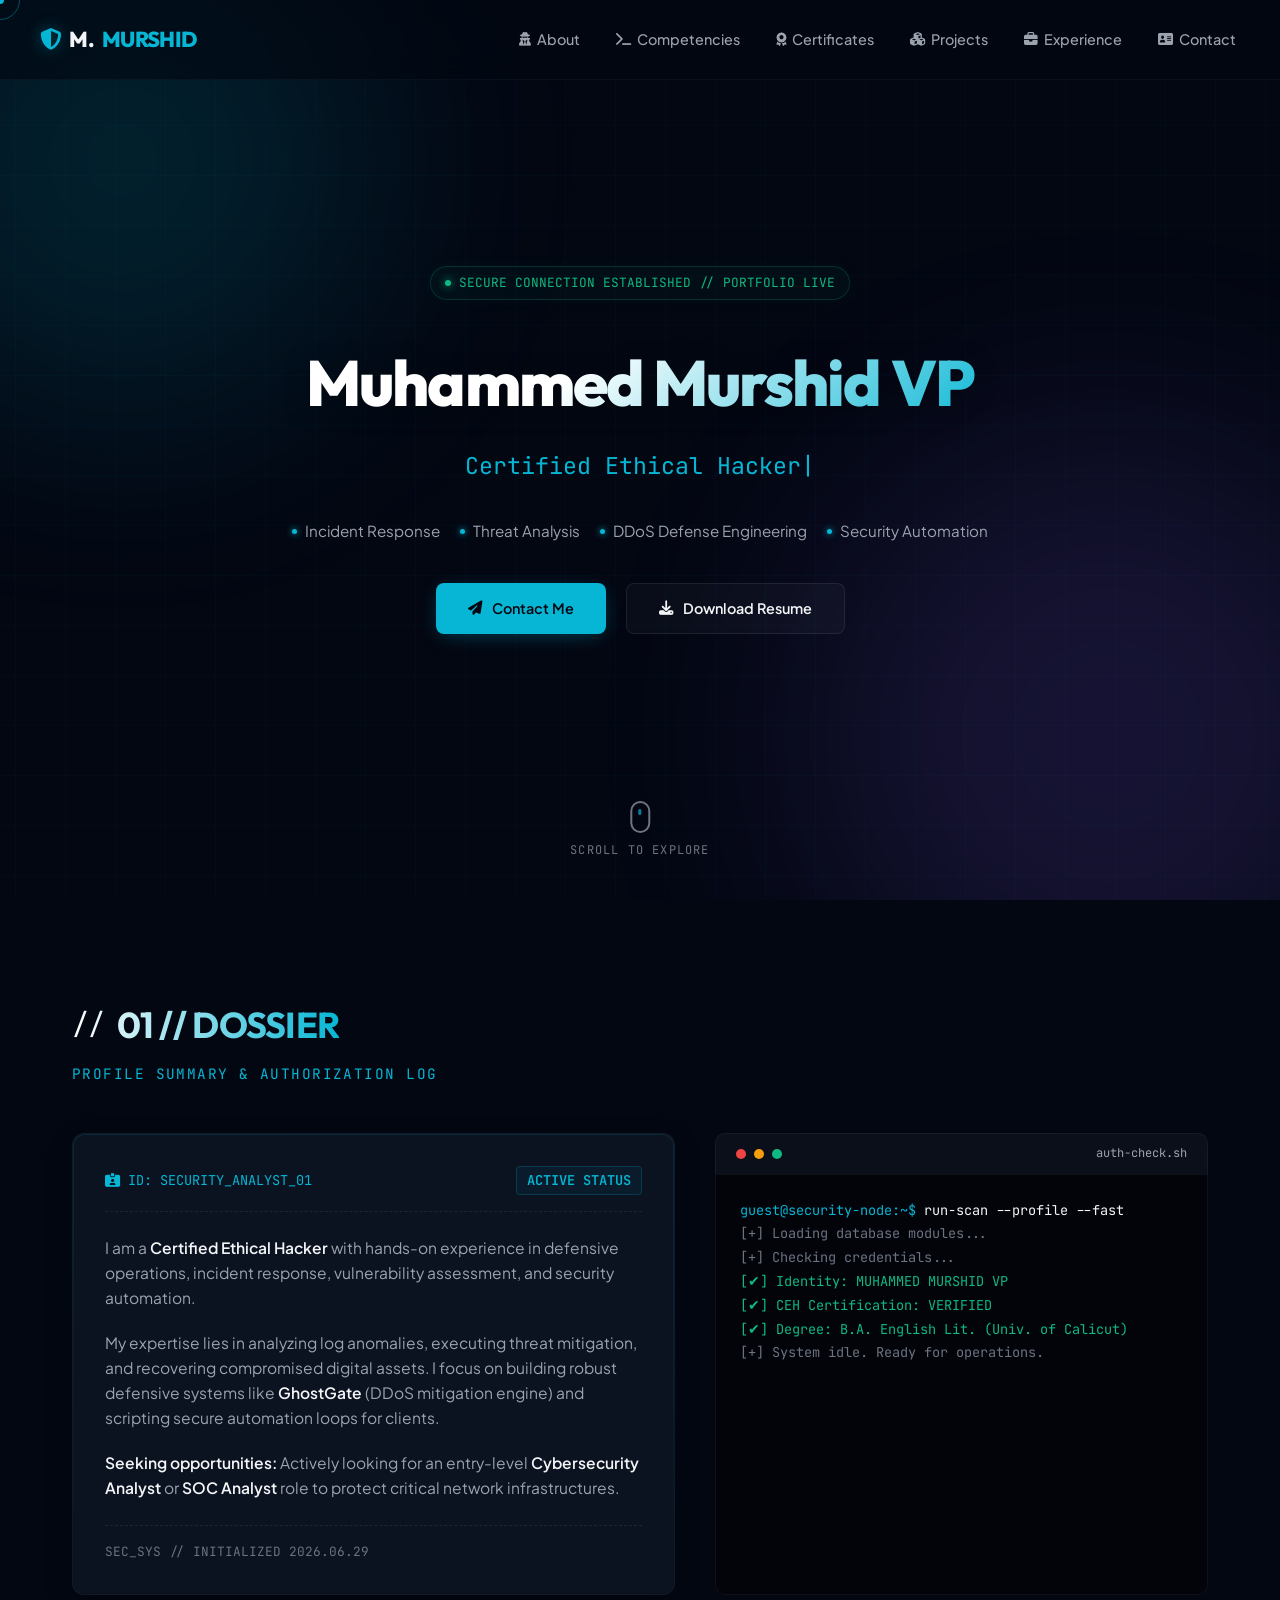
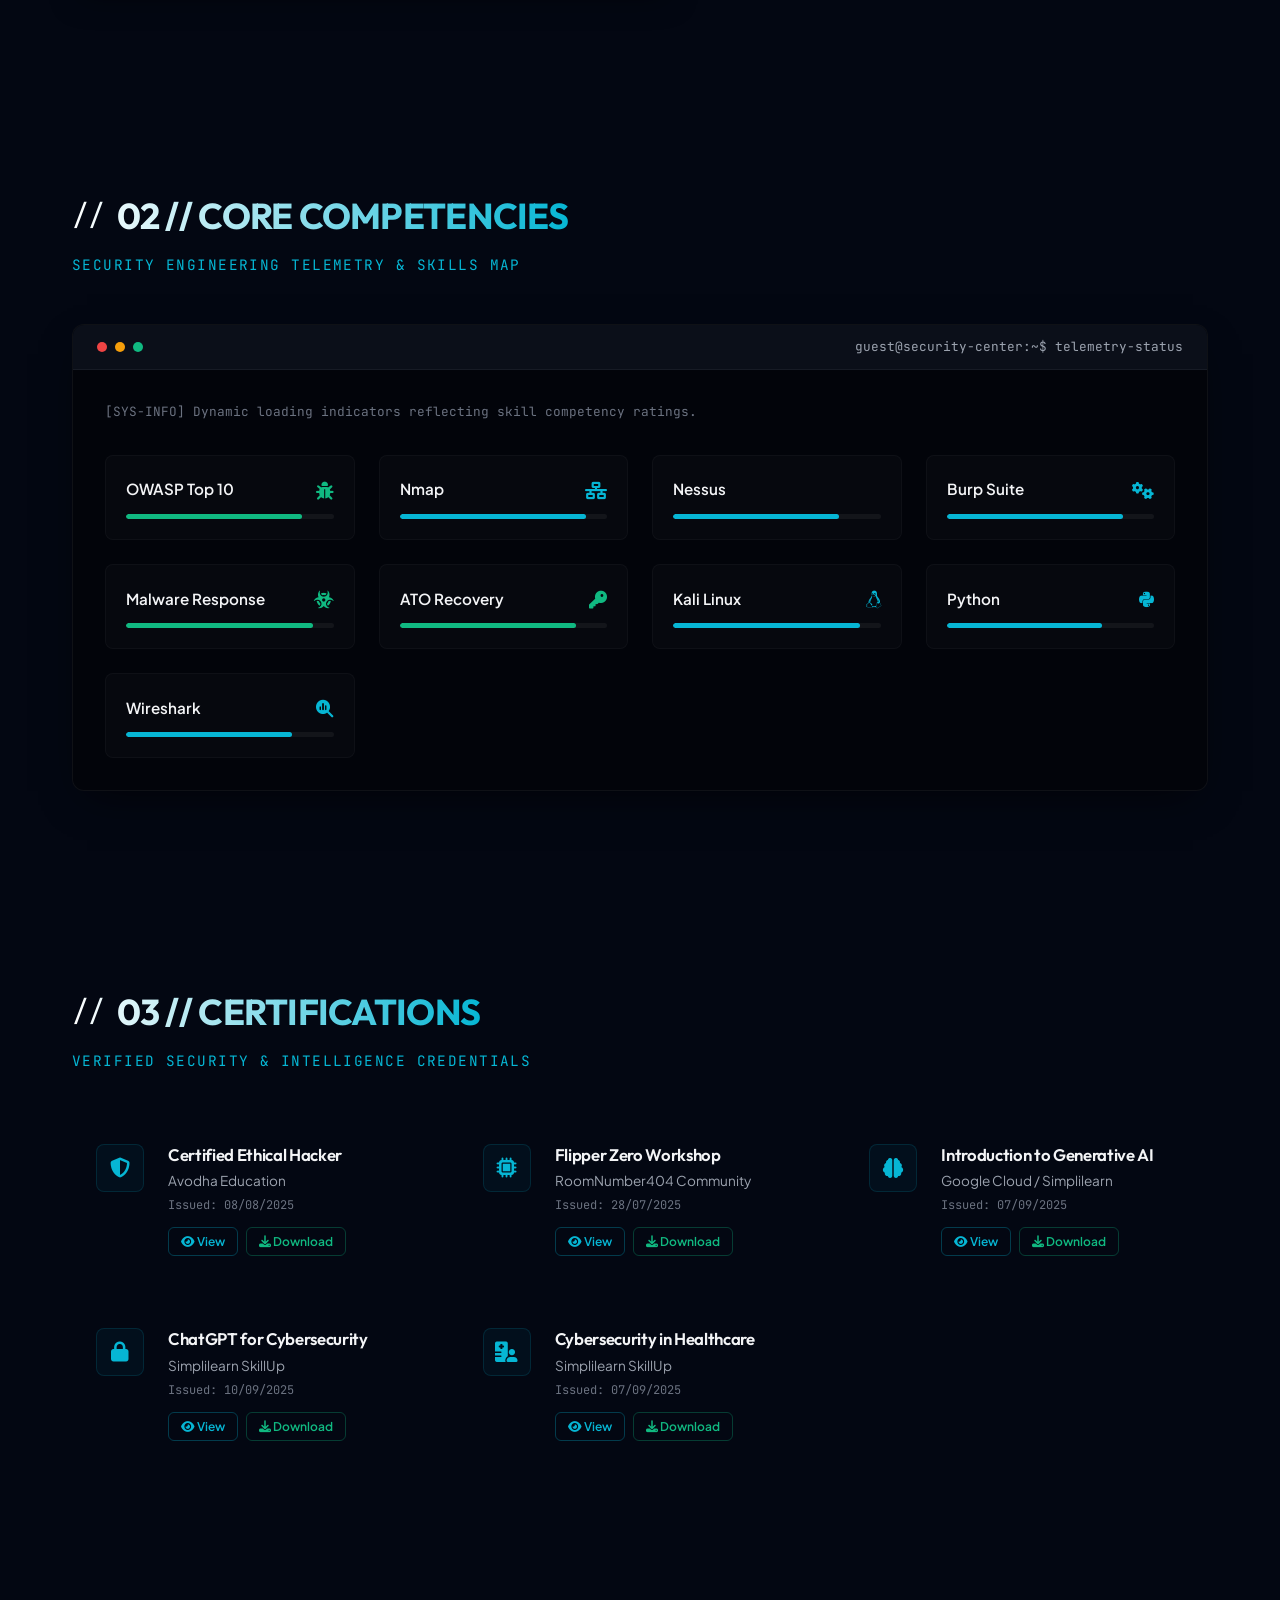
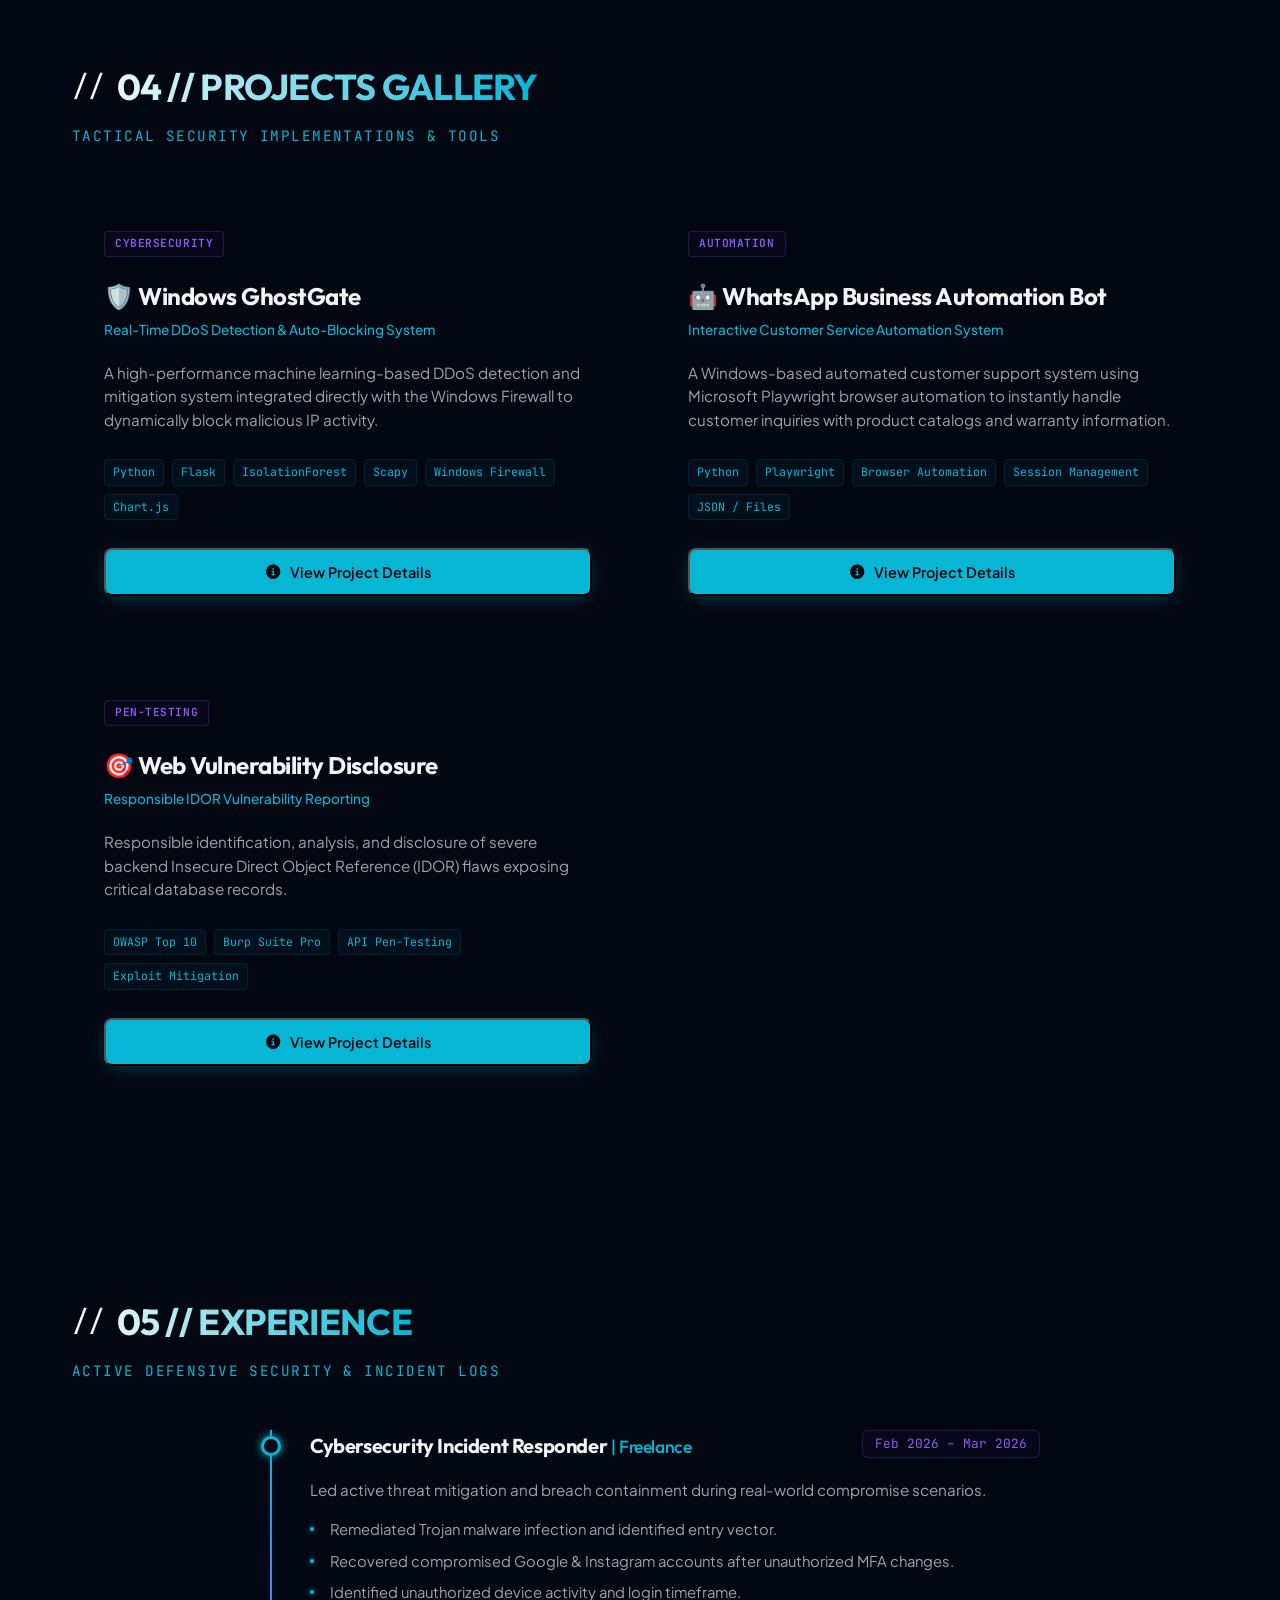
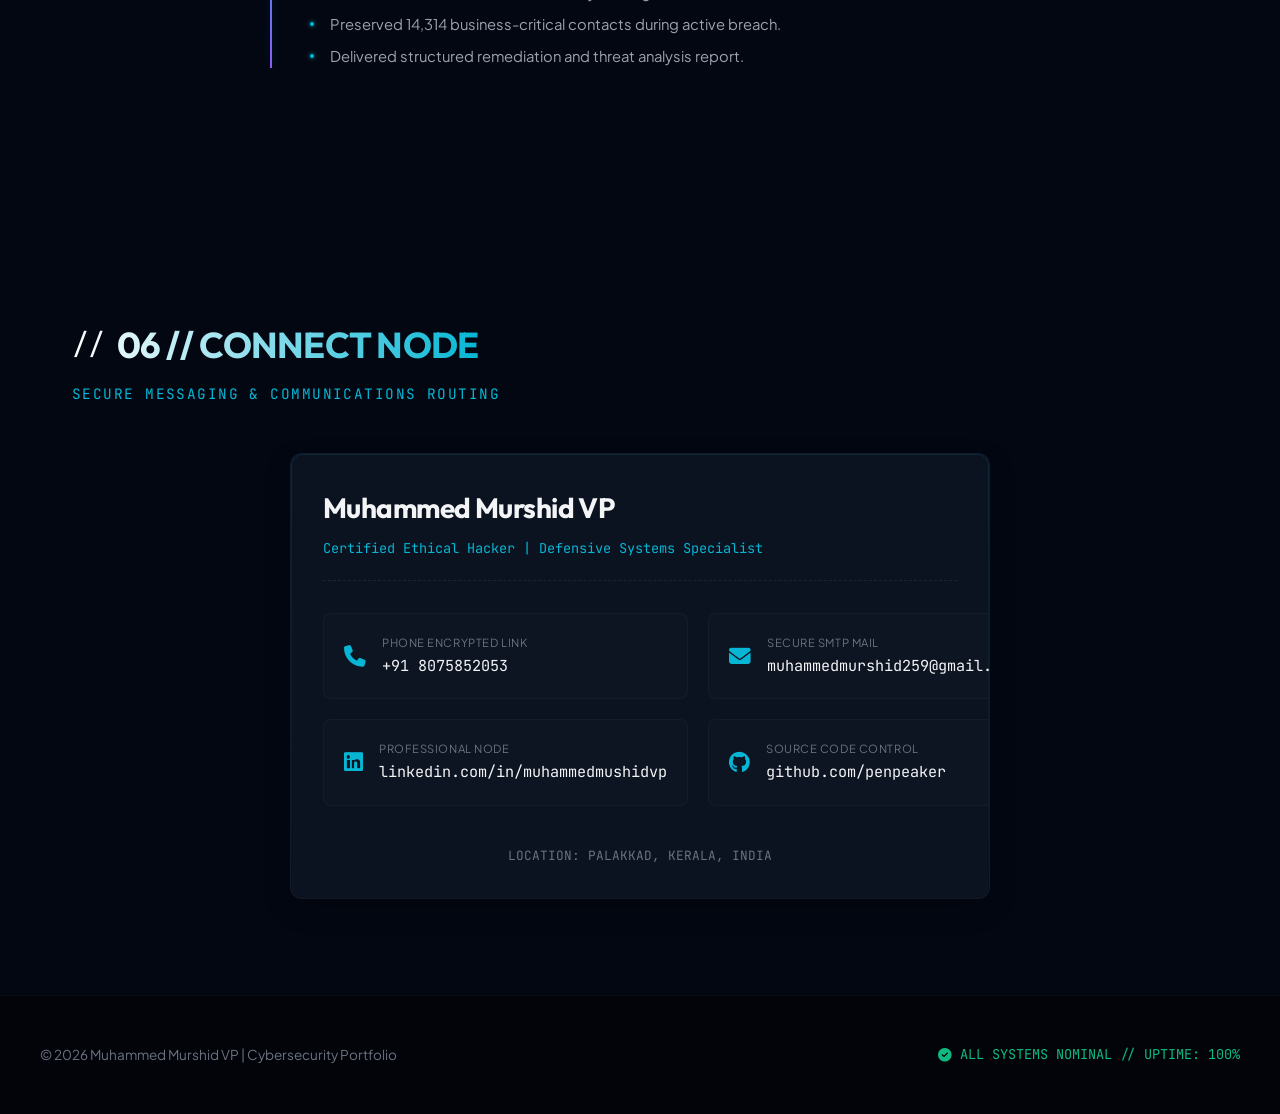
<file: index.html>
<!DOCTYPE html>
<html lang="en">

<head>
    <meta charset="UTF-8">
    <meta name="viewport" content="width=device-width, initial-scale=1.0">
    <title>Muhammed Murshid | Cybersecurity Portfolio</title>
    <!-- Meta Descriptions for SEO -->
    <meta name="description"
        content="Certified Ethical Hacker & Cybersecurity Analyst portfolio. Specializing in Incident Response, Malware Remediation, and DDoS Defense Engineering.">

    <!-- Premium Fonts -->
    <link rel="preconnect" href="https://fonts.googleapis.com">
    <link rel="preconnect" href="https://fonts.gstatic.com" crossorigin>
    <link
        href="https://fonts.googleapis.com/css2?family=Outfit:wght@300;400;500;600;700;800&family=Plus+Jakarta+Sans:wght@300;400;500;600;700;800&family=JetBrains+Mono:wght@300;400;500;600&display=swap"
        rel="stylesheet">

    <!-- Stylesheet -->
    <link rel="stylesheet" href="assets/style.css">
    <!-- FontAwesome for icons -->
    <link rel="stylesheet" href="https://cdnjs.cloudflare.com/ajax/libs/font-awesome/6.4.0/css/all.min.css">
</head>

<body>

    <!-- Custom Cursor -->
    <div class="cursor-dot" id="custom-cursor-dot"></div>
    <div class="cursor-outline" id="custom-cursor-outline"></div>

    <!-- Dynamic Animated Grid & Gradients Background -->
    <div class="bg-effects">
        <div class="bg-grid"></div>
        <div class="bg-glow bg-glow-1"></div>
        <div class="bg-glow bg-glow-2"></div>
    </div>

    <!-- Navigation Header -->
    <nav id="navbar">
        <div class="nav-container">
            <a href="#" class="nav-logo">
                <i class="fa-solid fa-shield-halved logo-icon"></i>
                M.<span>MURSHID</span>
            </a>
            <button class="mobile-menu-btn" aria-label="Toggle Navigation Menu" id="menu-btn">
                <i class="fa-solid fa-bars"></i>
            </button>
            <div class="nav-links" id="nav-links-menu">
                <a href="#about"><i class="fa-solid fa-user-secret"></i> About</a>
                <a href="#CORE-COMPETENCIES"><i class="fa-solid fa-terminal"></i> Competencies</a>
                <a href="#certificates"><i class="fa-solid fa-award"></i> Certificates</a>
                <a href="#projects"><i class="fa-solid fa-cubes"></i> Projects</a>
                <a href="#experience"><i class="fa-solid fa-briefcase"></i> Experience</a>
                <a href="#contact"><i class="fa-solid fa-address-card"></i> Contact</a>
            </div>
        </div>
    </nav>

    <!-- Hero Section -->
    <header class="hero">
        <div class="hero-content reveal active">
            <div class="hero-status">
                <span class="status-dot"></span>
                <span>SECURE CONNECTION ESTABLISHED // PORTFOLIO LIVE</span>
            </div>
            <h1>Muhammed Murshid VP</h1>

            <!-- Typewriter Text Element -->
            <div class="hero-title-sub" id="typewriter-target"></div>

            <div class="hero-bullets">
                <span>Incident Response</span>
                <span>Threat Analysis</span>
                <span>DDoS Defense Engineering</span>
                <span>Security Automation</span>
            </div>

            <div class="btn-group">
                <a href="#contact" class="btn btn-primary"><i class="fa-solid fa-paper-plane"></i> Contact Me</a>
                <a href="Muhammed_Murshid_CV.pdf" class="btn btn-secondary" download><i
                        class="fa-solid fa-download"></i> Download Resume</a>
            </div>
        </div>
        <div class="scroll-indicator">
            <span class="mouse-icon">
                <span class="wheel"></span>
            </span>
            <span class="scroll-text">Scroll to Explore</span>
        </div>
    </header>

    <!-- About Me Section -->
    <section id="about" class="reveal">
        <h2 class="section-title">01 // Dossier</h2>
        <span class="section-subtitle">Profile Summary & Authorization Log</span>

        <div class="about-grid">
            <div class="cyber-card tilt-target">
                <div class="dossier-header">
                    <span><i class="fa-solid fa-id-card-clip"></i> ID: SECURITY_ANALYST_01</span>
                    <span class="dossier-tag">ACTIVE STATUS</span>
                </div>
                <div class="dossier-body">
                    <p>
                        I am a <strong>Certified Ethical Hacker</strong> with hands-on experience in defensive
                        operations, incident response, vulnerability assessment, and security automation.
                    </p>
                    <p>
                        My expertise lies in analyzing log anomalies, executing threat mitigation, and recovering
                        compromised digital assets. I focus on building robust defensive systems like
                        <strong>GhostGate</strong> (DDoS mitigation engine) and scripting secure automation loops for
                        clients.
                    </p>
                    <p>
                        <strong>Seeking opportunities:</strong> Actively looking for an entry-level
                        <strong>Cybersecurity Analyst</strong> or <strong>SOC Analyst</strong> role to protect critical
                        network infrastructures.
                    </p>
                </div>
                <div class="dossier-footer">
                    <span>SEC_SYS // INITIALIZED 2026.06.29</span>
                </div>
            </div>

            <!-- Terminal Mock Preview -->
            <div class="cyber-console-preview tilt-target">
                <div class="console-bar">
                    <div class="console-dots">
                        <span class="console-dot red"></span>
                        <span class="console-dot yellow"></span>
                        <span class="console-dot green"></span>
                    </div>
                    <span class="console-tab">auth-check.sh</span>
                </div>
                <div class="console-body">
                    <div class="console-text">
                        <p class="console-prompt">run-scan --profile --fast</p>
                        <p class="log-info">[+] Loading database modules...</p>
                        <p class="log-info">[+] Checking credentials...</p>
                        <p class="log-success">[✔] Identity: MUHAMMED MURSHID VP</p>
                        <p class="log-success">[✔] CEH Certification: VERIFIED</p>
                        <p class="log-success">[✔] Degree: B.A. English Lit. (Univ. of Calicut)</p>
                        <p class="log-info">[+] System idle. Ready for operations.</p>
                    </div>
                </div>
            </div>
        </div>
    </section>

    <!-- Core Competencies Section -->
    <section id="CORE-COMPETENCIES" class="reveal">
        <h2 class="section-title">02 // Core Competencies</h2>
        <span class="section-subtitle">Security Engineering Telemetry & Skills Map</span>

        <div class="competencies-container">
            <div class="terminal-window">
                <div class="terminal-header">
                    <div class="console-dots">
                        <span class="console-dot red"></span>
                        <span class="console-dot yellow"></span>
                        <span class="console-dot green"></span>
                    </div>
                    <span class="terminal-title">guest@security-center:~$ telemetry-status</span>
                </div>
                <div class="terminal-content">
                    <div class="telemetry-info">
                        [SYS-INFO] Dynamic loading indicators reflecting skill competency ratings.
                    </div>

                    <div class="terminal-skills-grid">
                        <!-- Skill 1 -->
                        <div class="skill-node highlight-sec">
                            <div class="skill-header">
                                <span>OWASP Top 10</span>
                                <span class="skill-icon"><i class="fa-solid fa-bug"></i></span>
                            </div>
                            <div class="skill-bar-bg">
                                <div class="skill-bar-fill" data-level="85"></div>
                            </div>
                        </div>
                        <!-- Skill 2 -->
                        <div class="skill-node">
                            <div class="skill-header">
                                <span>Nmap</span>
                                <span class="skill-icon"><i class="fa-solid fa-network-wired"></i></span>
                            </div>
                            <div class="skill-bar-bg">
                                <div class="skill-bar-fill" data-level="90"></div>
                            </div>
                        </div>
                        <!-- Skill 3 -->
                        <div class="skill-node">
                            <div class="skill-header">
                                <span>Nessus</span>
                                <span class="skill-icon"><i class="fa-solid fa-radar"></i></span>
                            </div>
                            <div class="skill-bar-bg">
                                <div class="skill-bar-fill" data-level="80"></div>
                            </div>
                        </div>
                        <!-- Skill 4 -->
                        <div class="skill-node">
                            <div class="skill-header">
                                <span>Burp Suite</span>
                                <span class="skill-icon"><i class="fa-solid fa-gears"></i></span>
                            </div>
                            <div class="skill-bar-bg">
                                <div class="skill-bar-fill" data-level="85"></div>
                            </div>
                        </div>
                        <!-- Skill 5 -->
                        <div class="skill-node highlight-sec">
                            <div class="skill-header">
                                <span>Malware Response</span>
                                <span class="skill-icon"><i class="fa-solid fa-biohazard"></i></span>
                            </div>
                            <div class="skill-bar-bg">
                                <div class="skill-bar-fill" data-level="90"></div>
                            </div>
                        </div>
                        <!-- Skill 6 -->
                        <div class="skill-node highlight-sec">
                            <div class="skill-header">
                                <span>ATO Recovery</span>
                                <span class="skill-icon"><i class="fa-solid fa-key"></i></span>
                            </div>
                            <div class="skill-bar-bg">
                                <div class="skill-bar-fill" data-level="85"></div>
                            </div>
                        </div>
                        <!-- Skill 7 -->
                        <div class="skill-node">
                            <div class="skill-header">
                                <span>Kali Linux</span>
                                <span class="skill-icon"><i class="fa-brands fa-linux"></i></span>
                            </div>
                            <div class="skill-bar-bg">
                                <div class="skill-bar-fill" data-level="90"></div>
                            </div>
                        </div>
                        <!-- Skill 8 -->
                        <div class="skill-node">
                            <div class="skill-header">
                                <span>Python</span>
                                <span class="skill-icon"><i class="fa-brands fa-python"></i></span>
                            </div>
                            <div class="skill-bar-bg">
                                <div class="skill-bar-fill" data-level="75"></div>
                            </div>
                        </div>
                        <!-- Skill 9 -->
                        <div class="skill-node">
                            <div class="skill-header">
                                <span>Wireshark</span>
                                <span class="skill-icon"><i class="fa-solid fa-magnifying-glass-chart"></i></span>
                            </div>
                            <div class="skill-bar-bg">
                                <div class="skill-bar-fill" data-level="80"></div>
                            </div>
                        </div>
                    </div>
                </div>
            </div>
        </div>
    </section>

    <!-- Certifications Section -->
    <section id="certificates" class="reveal">
        <h2 class="section-title">03 // Certifications</h2>
        <span class="section-subtitle">Verified Security & Intelligence Credentials</span>

        <div class="cert-grid">
            <!-- Cert 1 -->
            <div class="cert-card tilt-target">
                <div class="cert-icon-wrap"><i class="fa-solid fa-shield-halved"></i></div>
                <div class="cert-info">
                    <h3>Certified Ethical Hacker</h3>
                    <span>Avodha Education</span>
                    <p class="cert-date">Issued: 08/08/2025</p>
                    <div class="cert-actions">
                        <button class="cert-btn cert-btn-view" onclick="openCert(0)"><i class="fa-solid fa-eye"></i>
                            View</button>
                        <a href="certificates/ceh.pdf" class="cert-btn cert-btn-dl" download><i
                                class="fa-solid fa-download"></i> Download</a>
                    </div>
                </div>
            </div>

            <!-- Cert 2 -->
            <div class="cert-card tilt-target">
                <div class="cert-icon-wrap"><i class="fa-solid fa-microchip"></i></div>
                <div class="cert-info">
                    <h3>Flipper Zero Workshop</h3>
                    <span>RoomNumber404 Community</span>
                    <p class="cert-date">Issued: 28/07/2025</p>
                    <div class="cert-actions">
                        <button class="cert-btn cert-btn-view" onclick="openCert(1)"><i class="fa-solid fa-eye"></i>
                            View</button>
                        <a href="certificates/flipper-workshop.pdf" class="cert-btn cert-btn-dl" download><i
                                class="fa-solid fa-download"></i> Download</a>
                    </div>
                </div>
            </div>

            <!-- Cert 3 -->
            <div class="cert-card tilt-target">
                <div class="cert-icon-wrap"><i class="fa-solid fa-brain"></i></div>
                <div class="cert-info">
                    <h3>Introduction to Generative AI</h3>
                    <span>Google Cloud / Simplilearn</span>
                    <p class="cert-date">Issued: 07/09/2025</p>
                    <div class="cert-actions">
                        <button class="cert-btn cert-btn-view" onclick="openCert(2)"><i class="fa-solid fa-eye"></i>
                            View</button>
                        <a href="certificates/google-genai.pdf" class="cert-btn cert-btn-dl" download><i
                                class="fa-solid fa-download"></i> Download</a>
                    </div>
                </div>
            </div>

            <!-- Cert 4 -->
            <div class="cert-card tilt-target">
                <div class="cert-icon-wrap"><i class="fa-solid fa-lock"></i></div>
                <div class="cert-info">
                    <h3>ChatGPT for Cybersecurity</h3>
                    <span>Simplilearn SkillUp</span>
                    <p class="cert-date">Issued: 10/09/2025</p>
                    <div class="cert-actions">
                        <button class="cert-btn cert-btn-view" onclick="openCert(3)"><i class="fa-solid fa-eye"></i>
                            View</button>
                        <a href="certificates/chatgpt-cyber.pdf" class="cert-btn cert-btn-dl" download><i
                                class="fa-solid fa-download"></i> Download</a>
                    </div>
                </div>
            </div>

            <!-- Cert 5 -->
            <div class="cert-card tilt-target">
                <div class="cert-icon-wrap"><i class="fa-solid fa-hospital-user"></i></div>
                <div class="cert-info">
                    <h3>Cybersecurity in Healthcare</h3>
                    <span>Simplilearn SkillUp</span>
                    <p class="cert-date">Issued: 07/09/2025</p>
                    <div class="cert-actions">
                        <button class="cert-btn cert-btn-view" onclick="openCert(4)"><i class="fa-solid fa-eye"></i>
                            View</button>
                        <a href="certificates/healthcare-cyber.pdf" class="cert-btn cert-btn-dl" download><i
                                class="fa-solid fa-download"></i> Download</a>
                    </div>
                </div>
            </div>
        </div>
    </section>

    <!-- Projects Section -->
    <section id="projects" class="reveal">
        <h2 class="section-title">04 // Projects Gallery</h2>
        <span class="section-subtitle">Tactical Security Implementations & Tools</span>

        <div class="projects-container">
            <!-- Project 1: GhostGate -->
            <div class="project-card-cyber tilt-target">
                <span class="project-tag-cyber">CYBERSECURITY</span>
                <h3 class="project-title-cyber">🛡️ Windows GhostGate</h3>
                <span class="project-subtitle-card">Real-Time DDoS Detection & Auto-Blocking System</span>
                <p class="project-desc-cyber">
                    A high-performance machine learning-based DDoS detection and mitigation system integrated directly
                    with the Windows Firewall to dynamically block malicious IP activity.
                </p>
                <div class="project-tech-cyber">
                    <span>Python</span>
                    <span>Flask</span>
                    <span>IsolationForest</span>
                    <span>Scapy</span>
                    <span>Windows Firewall</span>
                    <span>Chart.js</span>
                </div>
                <button class="btn btn-primary btn-view-project" onclick="viewProjectDetails('ghostgate')">
                    <i class="fa-solid fa-circle-info"></i> View Project Details
                </button>
            </div>

            <!-- Project 2: WhatsApp Web Automation Bot -->
            <div class="project-card-cyber tilt-target">
                <span class="project-tag-cyber">AUTOMATION</span>
                <h3 class="project-title-cyber">🤖 WhatsApp Business Automation Bot</h3>
                <span class="project-subtitle-card">Interactive Customer Service Automation System</span>
                <p class="project-desc-cyber">
                    A Windows-based automated customer support system using Microsoft Playwright browser automation to
                    instantly handle customer inquiries with product catalogs and warranty information.
                </p>
                <div class="project-tech-cyber">
                    <span>Python</span>
                    <span>Playwright</span>
                    <span>Browser Automation</span>
                    <span>Session Management</span>
                    <span>JSON / Files</span>
                </div>
                <button class="btn btn-primary btn-view-project" onclick="viewProjectDetails('whatsapp')">
                    <i class="fa-solid fa-circle-info"></i> View Project Details
                </button>
            </div>

            <!-- Project 3: IDOR Disclosure -->
            <div class="project-card-cyber tilt-target">
                <span class="project-tag-cyber">PEN-TESTING</span>
                <h3 class="project-title-cyber">🎯 Web Vulnerability Disclosure</h3>
                <span class="project-subtitle-card">Responsible IDOR Vulnerability Reporting</span>
                <p class="project-desc-cyber">
                    Responsible identification, analysis, and disclosure of severe backend Insecure Direct Object
                    Reference (IDOR) flaws exposing critical database records.
                </p>
                <div class="project-tech-cyber">
                    <span>OWASP Top 10</span>
                    <span>Burp Suite Pro</span>
                    <span>API Pen-Testing</span>
                    <span>Exploit Mitigation</span>
                </div>
                <button class="btn btn-primary btn-view-project" onclick="viewProjectDetails('vulnerability')">
                    <i class="fa-solid fa-circle-info"></i> View Project Details
                </button>
            </div>
        </div>
    </section>

    <!-- Fullscreen Interactive Case Study Overlay Modal -->
    <div id="case-study-overlay" class="case-study-overlay-modal">
        <div class="case-study-content">
            <div class="case-study-header">
                <div class="header-main-title">
                    <span class="sys-code-tag">[CORE_ANALYSIS]</span>
                    <h3 id="overlay-project-title">PROJECT_NAME</h3>
                </div>
                <button class="case-study-close-btn" id="overlay-close-btn" aria-label="Close Project Details">
                    <i class="fa-solid fa-xmark"></i>
                </button>
            </div>

            <div class="case-study-body">
                <div class="case-study-grid">
                    <!-- Sidebar: Summary, Tech Stack, Links -->
                    <div class="case-study-sidebar">
                        <div class="sidebar-block">
                            <span class="sidebar-label">Vessel/System Description</span>
                            <p id="overlay-project-desc" class="sidebar-desc">Project details go here...</p>
                        </div>

                        <div class="sidebar-block">
                            <span class="sidebar-label">Technologies Used</span>
                            <div id="overlay-project-tech" class="tech-grid-display">
                                <!-- Populated dynamically -->
                            </div>
                        </div>

                        <div class="sidebar-block border-top-dashed">
                            <span class="sidebar-label">Navigation Links</span>
                            <div class="sidebar-actions">
                                <button class="btn btn-secondary action-nav-btn"
                                    onclick="closeOverlayAndScroll('experience')">
                                    <i class="fa-solid fa-briefcase"></i> View Experience
                                </button>
                                <button class="btn btn-accent action-nav-btn"
                                    onclick="closeOverlayAndScroll('contact')">
                                    <i class="fa-solid fa-envelope"></i> Connect Node
                                </button>
                            </div>
                        </div>
                    </div>

                    <!-- Main Section: Dynamic tabs for Overview, Architecture, Capabilities, Impact -->
                    <div class="case-study-main">
                        <div class="tab-navbar">
                            <button class="tab-nav-link active" onclick="switchProjectTab('overview')">Overview</button>
                            <button class="tab-nav-link"
                                onclick="switchProjectTab('capabilities')">Capabilities</button>
                            <button class="tab-nav-link" id="arch-tab-btn"
                                onclick="switchProjectTab('architecture')">Architecture</button>
                            <button class="tab-nav-link" id="optim-tab-btn"
                                onclick="switchProjectTab('optimization')">Security & Optim</button>
                        </div>

                        <!-- Tab Content Slots -->
                        <div class="tab-content-container">
                            <!-- Tab: Overview -->
                            <div id="tab-overview" class="tab-panel active">
                                <div class="card-glass-spec">
                                    <h4>📌 System Overview</h4>
                                    <div class="spec-text" id="overlay-overview-text"></div>
                                </div>
                                <div class="card-glass-spec mt-4" id="overlay-impact-card">
                                    <h4>📈 System Impact & Outcomes</h4>
                                    <ul class="spec-list" id="overlay-impact-list"></ul>
                                </div>
                            </div>

                            <!-- Tab: Capabilities -->
                            <div id="tab-capabilities" class="tab-panel">
                                <div class="card-glass-spec">
                                    <h4 id="capabilities-title">🚀 Core Capabilities</h4>
                                    <ul class="spec-list list-check-style" id="overlay-capabilities-list"></ul>
                                </div>
                            </div>

                            <!-- Tab: Architecture -->
                            <div id="tab-architecture" class="tab-panel">
                                <div class="card-glass-spec">
                                    <h4>🧠 System Architecture Workflow</h4>
                                    <ul class="spec-list list-steps-style" id="overlay-architecture-list"></ul>
                                    <p class="architecture-note mt-3"><i>Note: Implementation details are summarized at
                                            a high level to maintain system security.</i></p>
                                </div>
                            </div>

                            <!-- Tab: Security & Optimization -->
                            <div id="tab-optimization" class="tab-panel">
                                <div class="card-glass-spec">
                                    <h4>🔐 Security & Optimization Protocols</h4>
                                    <ul class="spec-list list-shield-style" id="overlay-optimization-list"></ul>
                                </div>
                            </div>
                        </div>

                        <!-- Real-time Terminal Logger Simulator -->
                        <div class="terminal-logs-window">
                            <div class="terminal-window-header">
                                <span class="header-indicator">CONSOLE LOG FEED</span>
                                <span class="header-status">STATUS: RUNNING</span>
                            </div>
                            <div class="terminal-logs-output" id="overlay-terminal-output">
                                <!-- Logs will stream here -->
                            </div>
                        </div>
                    </div>
                </div>
            </div>
        </div>
    </div>

    <!-- Experience Section -->
    <section id="experience" class="reveal">
        <h2 class="section-title">05 // Experience</h2>
        <span class="section-subtitle">Active Defensive Security & Incident Logs</span>

        <div class="timeline-cyber">
            <!-- Timeline Item 1 -->
            <div class="timeline-item">
                <div class="timeline-dot-cyber"></div>
                <div class="timeline-header-wrap">
                    <h3 class="timeline-role">Cybersecurity Incident Responder <span>| Freelance</span></h3>
                    <span class="timeline-date">Feb 2026 – Mar 2026</span>
                </div>
                <div class="timeline-body-wrap">
                    <p>
                        Led active threat mitigation and breach containment during real-world compromise scenarios.
                    </p>
                    <ul class="timeline-list">
                        <li>Remediated Trojan malware infection and identified entry vector.</li>
                        <li>Recovered compromised Google & Instagram accounts after unauthorized MFA changes.</li>
                        <li>Identified unauthorized device activity and login timeframe.</li>
                        <li>Preserved 14,314 business-critical contacts during active breach.</li>
                        <li>Delivered structured remediation and threat analysis report.</li>
                    </ul>
                </div>
            </div>
        </div>
    </section>

    <!-- Contact Dossier Section -->
    <section id="contact" class="reveal">
        <h2 class="section-title">06 // Connect Node</h2>
        <span class="section-subtitle">Secure Messaging & Communications Routing</span>

        <div class="contact-dossier">
            <div class="cyber-card tilt-target">
                <div class="contact-card-header">
                    <h2>Muhammed Murshid VP</h2>
                    <span class="contact-title-monologue">
                        Certified Ethical Hacker | Defensive Systems Specialist
                    </span>
                </div>

                <div class="contact-grid">
                    <!-- Phone -->
                    <a href="tel:+918075852053" class="contact-item">
                        <i class="fa-solid fa-phone"></i>
                        <div>
                            <div class="contact-meta-label">PHONE ENCRYPTED LINK</div>
                            <div class="contact-value">+91 8075852053</div>
                        </div>
                    </a>

                    <!-- Email -->
                    <a href="mailto:muhammedmurshid259@gmail.com" class="contact-item">
                        <i class="fa-solid fa-envelope"></i>
                        <div>
                            <div class="contact-meta-label">SECURE SMTP MAIL</div>
                            <div class="contact-value">muhammedmurshid259@gmail.com</div>
                        </div>
                    </a>

                    <!-- LinkedIn -->
                    <a href="https://linkedin.com/in/muhammedmushidvp" target="_blank" rel="noopener noreferrer"
                        class="contact-item">
                        <i class="fa-brands fa-linkedin"></i>
                        <div>
                            <div class="contact-meta-label">PROFESSIONAL NODE</div>
                            <div class="contact-value">linkedin.com/in/muhammedmushidvp</div>
                        </div>
                    </a>

                    <!-- GitHub -->
                    <a href="https://github.com/penpeaker" target="_blank" rel="noopener noreferrer"
                        class="contact-item">
                        <i class="fa-brands fa-github"></i>
                        <div>
                            <div class="contact-meta-label">SOURCE CODE CONTROL</div>
                            <div class="contact-value">github.com/penpeaker</div>
                        </div>
                    </a>
                </div>

                <div class="dossier-footer text-center no-border-margin">
                    <span>LOCATION: PALAKKAD, KERALA, INDIA</span>
                </div>
            </div>
        </div>
    </section>

    <!-- Footer -->
    <footer>
        <div class="footer-content">
            <div>
                © 2026 Muhammed Murshid VP | Cybersecurity Portfolio
            </div>
            <div class="footer-status-check">
                <i class="fa-solid fa-circle-check"></i> ALL SYSTEMS NOMINAL // UPTIME: 100%
            </div>
        </div>
    </footer>

    <!-- Certificates Modal -->
    <div id="certModal" class="cert-modal">
        <div class="cert-modal-content">
            <div class="modal-header">
                <span id="certModalTitle" class="modal-title">CREDENTIAL MODULE DISPLAY</span>
                <span class="close-btn" onclick="closeCert()">&times;</span>
            </div>

            <div class="carousel">
                <iframe id="certFrame" src="" frameborder="0" title="Credential PDF Viewer"></iframe>
            </div>

            <div class="carousel-controls">
                <button class="carousel-btn" onclick="prevCert()" aria-label="Previous Certificate"><i
                        class="fa-solid fa-arrow-left"></i></button>
                <button class="carousel-btn" onclick="nextCert()" aria-label="Next Certificate"><i
                        class="fa-solid fa-arrow-right"></i></button>
            </div>
        </div>
    </div>

    <!-- Scripts Injection -->
    <script src="assets/scripts.js"></script>
</body>

</html>
</file>
<file: assets/style.css>
/* =========================================================================
   Theme & Variables
   ========================================================================= */
:root {
    --bg-darker: #030712;
    --bg-dark: #090e1a;
    --bg-card: rgba(17, 24, 39, 0.7);
    --bg-terminal: #02040a;
    --border-glow: rgba(6, 182, 212, 0.15);
    
    --primary: #06b6d4;      /* Cyber Cyan */
    --primary-glow: rgba(6, 182, 212, 0.4);
    --secondary: #10b981;    /* Neon Green */
    --secondary-glow: rgba(16, 185, 129, 0.4);
    --accent: #8b5cf6;       /* Violet */
    --accent-glow: rgba(139, 92, 246, 0.4);
    
    --text-primary: #f3f4f6;
    --text-secondary: #9ca3af;
    --text-muted: #6b7280;
    
    --font-sans: 'Plus Jakarta Sans', 'Outfit', sans-serif;
    --font-heading: 'Outfit', 'Plus Jakarta Sans', sans-serif;
    --font-mono: 'JetBrains Mono', monospace;
    
    --transition-fast: 0.2s cubic-bezier(0.16, 1, 0.3, 1);
    --transition-normal: 0.4s cubic-bezier(0.16, 1, 0.3, 1);
    --transition-slow: 0.8s cubic-bezier(0.16, 1, 0.3, 1);
}

/* Reset & Basics */
* {
    margin: 0;
    padding: 0;
    box-sizing: border-box;
    scroll-behavior: smooth;
}

body {
    background-color: var(--bg-darker);
    color: var(--text-primary);
    font-family: var(--font-sans);
    line-height: 1.6;
    overflow-x: hidden;
    position: relative;
}

/* Custom Scrollbar */
::-webkit-scrollbar {
    width: 8px;
    height: 8px;
}
::-webkit-scrollbar-track {
    background: var(--bg-darker);
}
::-webkit-scrollbar-thumb {
    background: rgba(6, 182, 212, 0.3);
    border-radius: 4px;
    border: 2px solid var(--bg-darker);
}
::-webkit-scrollbar-thumb:hover {
    background: rgba(6, 182, 212, 0.6);
}

/* =========================================================================
   Background & Custom Cursor
   ========================================================================= */
.bg-effects {
    position: fixed;
    top: 0;
    left: 0;
    width: 100vw;
    height: 100vh;
    z-index: -10;
    pointer-events: none;
    overflow: hidden;
}

.bg-grid {
    position: absolute;
    width: 100%;
    height: 100%;
    background-image: 
        linear-gradient(rgba(6, 182, 212, 0.03) 1px, transparent 1px),
        linear-gradient(90deg, rgba(6, 182, 212, 0.03) 1px, transparent 1px);
    background-size: 50px 50px;
    background-position: center;
}

.bg-glow {
    position: absolute;
    border-radius: 50%;
    filter: blur(120px);
    opacity: 0.15;
    will-change: transform;
}

.bg-glow-1 {
    width: 500px;
    height: 500px;
    background: var(--primary);
    top: -10%;
    left: -10%;
    animation: floatingGlow 15s infinite ease-in-out alternate;
}

.bg-glow-2 {
    width: 600px;
    height: 600px;
    background: var(--accent);
    bottom: -15%;
    right: -10%;
    animation: floatingGlow 20s infinite ease-in-out alternate-reverse;
}

@keyframes floatingGlow {
    0% { transform: translate(0, 0) scale(1); }
    100% { transform: translate(50px, 40px) scale(1.1); }
}

/* Custom Cursor (Hidden on Touch Devices) */
@media (pointer: fine) {
    .cursor-dot {
        width: 8px;
        height: 8px;
        background-color: var(--primary);
        position: fixed;
        border-radius: 50%;
        z-index: 9999;
        pointer-events: none;
        transform: translate(-50%, -50%);
        transition: width 0.2s, height 0.2s, background-color 0.2s;
    }
    
    .cursor-outline {
        width: 40px;
        height: 40px;
        border: 1px solid rgba(6, 182, 212, 0.4);
        position: fixed;
        border-radius: 50%;
        z-index: 9998;
        pointer-events: none;
        transform: translate(-50%, -50%);
        will-change: transform;
        transition: width 0.2s, height 0.2s, border-color 0.2s, background-color 0.2s;
    }
    
    .cursor-hover {
        width: 50px;
        height: 50px;
        background-color: rgba(6, 182, 212, 0.08);
        border-color: var(--primary);
    }
    
    .cursor-dot-hover {
        width: 4px;
        height: 4px;
        background-color: var(--text-primary);
    }
}

@media (pointer: coarse) {
    .cursor-dot, .cursor-outline {
        display: none;
    }
}

/* =========================================================================
   Typography & Reusable Layouts
   ========================================================================= */
h1, h2, h3, h4, .font-heading {
    font-family: var(--font-heading);
    font-weight: 700;
    letter-spacing: -0.02em;
    color: var(--text-primary);
}

.section-title {
    font-size: 2.25rem;
    text-transform: uppercase;
    margin-bottom: 0.5rem;
    display: inline-flex;
    align-items: center;
    gap: 12px;
    background: linear-gradient(to right, #fff, var(--primary));
    -webkit-background-clip: text;
    -webkit-text-fill-color: transparent;
}

.section-title::before {
    content: '//';
    color: var(--primary);
    font-family: var(--font-mono);
    font-size: 1.75rem;
    font-weight: 400;
}

.section-subtitle {
    font-family: var(--font-mono);
    color: var(--primary);
    font-size: 0.9rem;
    text-transform: uppercase;
    letter-spacing: 0.1em;
    margin-bottom: 3rem;
    display: block;
}

section {
    padding: 6rem 2rem;
    max-width: 1200px;
    margin: 0 auto;
}

/* Premium Card Glassmorphism */
.cyber-card {
    background: var(--bg-card);
    border: 1px solid rgba(255, 255, 255, 0.03);
    border-radius: 12px;
    padding: 2rem;
    backdrop-filter: blur(16px);
    -webkit-backdrop-filter: blur(16px);
    box-shadow: 0 10px 30px -10px rgba(0, 0, 0, 0.5);
    transition: var(--transition-normal);
    position: relative;
    overflow: hidden;
    transform-style: preserve-3d;
    perspective: 1000px;
}

.cyber-card::before {
    content: '';
    position: absolute;
    inset: 0;
    border-radius: 12px;
    padding: 1px;
    background: linear-gradient(to bottom, rgba(6, 182, 212, 0.15), transparent);
    -webkit-mask: linear-gradient(#fff 0 0) content-box, linear-gradient(#fff 0 0);
    -webkit-mask-composite: xor;
    mask-composite: exclude;
    pointer-events: none;
    transition: var(--transition-normal);
}

.cyber-card:hover {
    transform: translateY(-5px);
    box-shadow: 0 15px 35px -5px rgba(6, 182, 212, 0.1);
}

.cyber-card:hover::before {
    background: linear-gradient(to bottom, var(--primary), transparent);
}

/* =========================================================================
   Navigation Header
   ========================================================================= */
nav {
    position: fixed;
    top: 0;
    left: 0;
    width: 100%;
    padding: 1.25rem 2rem;
    z-index: 1000;
    background: rgba(3, 7, 18, 0.6);
    backdrop-filter: blur(12px);
    -webkit-backdrop-filter: blur(12px);
    border-bottom: 1px solid rgba(255, 255, 255, 0.03);
    transition: var(--transition-normal);
}

nav.scrolled {
    padding: 0.85rem 2rem;
    background: rgba(3, 7, 18, 0.8);
    box-shadow: 0 10px 30px -10px rgba(0, 0, 0, 0.5);
    border-bottom-color: rgba(6, 182, 212, 0.15);
}

.nav-container {
    max-width: 1200px;
    margin: 0 auto;
    display: flex;
    justify-content: space-between;
    align-items: center;
}

.nav-logo {
    font-family: var(--font-heading);
    font-size: 1.35rem;
    font-weight: 800;
    color: var(--text-primary);
    text-decoration: none;
    display: flex;
    align-items: center;
    gap: 8px;
    letter-spacing: -0.03em;
}

.nav-logo span {
    color: var(--primary);
}

.logo-icon {
    color: var(--primary);
    filter: drop-shadow(0 0 8px var(--primary-glow));
}

.nav-links {
    display: flex;
    gap: 1.75rem;
}

.nav-links a {
    text-decoration: none;
    color: var(--text-secondary);
    font-size: 0.9rem;
    font-weight: 500;
    padding: 0.5rem 0.25rem;
    display: flex;
    align-items: center;
    gap: 6px;
    position: relative;
    transition: var(--transition-fast);
}

.nav-links a i {
    font-size: 0.85rem;
}

.nav-links a::after {
    content: '';
    position: absolute;
    bottom: 0;
    left: 0;
    width: 0;
    height: 2px;
    background-color: var(--primary);
    border-radius: 2px;
    box-shadow: 0 0 8px var(--primary);
    transition: var(--transition-fast);
}

.nav-links a:hover {
    color: var(--text-primary);
}

.nav-links a:hover::after {
    width: 100%;
}

.mobile-menu-btn {
    display: none;
    background: none;
    border: none;
    color: var(--text-primary);
    font-size: 1.35rem;
    cursor: pointer;
    padding: 0.25rem;
}

/* =========================================================================
   Hero Section
   ========================================================================= */
.hero {
    height: 100vh;
    display: flex;
    flex-direction: column;
    justify-content: center;
    align-items: center;
    text-align: center;
    position: relative;
    padding: 0 2rem;
}

.hero-content {
    max-width: 900px;
    z-index: 5;
}

.hero-status {
    display: inline-flex;
    align-items: center;
    gap: 8px;
    font-family: var(--font-mono);
    font-size: 0.8rem;
    color: var(--secondary);
    border: 1px solid rgba(16, 185, 129, 0.2);
    background: rgba(16, 185, 129, 0.04);
    padding: 6px 14px;
    border-radius: 100px;
    margin-bottom: 2rem;
    box-shadow: 0 0 15px rgba(16, 185, 129, 0.05);
}

.status-dot {
    width: 6px;
    height: 6px;
    background-color: var(--secondary);
    border-radius: 50%;
    box-shadow: 0 0 8px var(--secondary);
    animation: statusBlink 1.5s infinite alternate;
}

@keyframes statusBlink {
    0% { opacity: 0.3; }
    100% { opacity: 1; }
}

.hero h1 {
    font-size: 4rem;
    font-weight: 800;
    margin-bottom: 0.75rem;
    letter-spacing: -0.03em;
    background: linear-gradient(135deg, #ffffff 40%, var(--primary));
    -webkit-background-clip: text;
    -webkit-text-fill-color: transparent;
    filter: drop-shadow(0 4px 12px rgba(0, 0, 0, 0.3));
}

.hero-title-sub {
    font-family: var(--font-mono);
    color: var(--primary);
    font-size: 1.45rem;
    margin-bottom: 2rem;
    height: 40px;
}

.hero-bullets {
    display: flex;
    justify-content: center;
    gap: 20px;
    flex-wrap: wrap;
    margin-bottom: 2.5rem;
}

.hero-bullets span {
    font-size: 0.95rem;
    color: var(--text-secondary);
    display: flex;
    align-items: center;
    gap: 8px;
}

.hero-bullets span::before {
    content: '';
    width: 5px;
    height: 5px;
    border-radius: 50%;
    background-color: var(--primary);
    box-shadow: 0 0 6px var(--primary);
}

/* Scroll Mouse Down Indicator */
.scroll-indicator {
    position: absolute;
    bottom: 2.5rem;
    left: 50%;
    transform: translateX(-50%);
    display: flex;
    flex-direction: column;
    align-items: center;
    gap: 8px;
    z-index: 5;
    opacity: 0.7;
    animation: floatIndicator 2s infinite ease-in-out;
}

.mouse-icon {
    width: 20px;
    height: 32px;
    border: 2px solid var(--text-secondary);
    border-radius: 12px;
    display: flex;
    justify-content: center;
    padding-top: 6px;
}

.mouse-icon .wheel {
    width: 3px;
    height: 6px;
    background-color: var(--primary);
    border-radius: 2px;
    animation: scrollWheel 1.5s infinite;
}

.scroll-text {
    font-family: var(--font-mono);
    font-size: 0.75rem;
    text-transform: uppercase;
    letter-spacing: 0.1em;
    color: var(--text-secondary);
}

@keyframes scrollWheel {
    0% { transform: translateY(0); opacity: 1; }
    100% { transform: translateY(8px); opacity: 0; }
}

@keyframes floatIndicator {
    0%, 100% { transform: translate(-50%, 0); }
    50% { transform: translate(-50%, 6px); }
}

/* =========================================================================
   Buttons
   ========================================================================= */
.btn-group {
    display: flex;
    gap: 1.25rem;
    justify-content: center;
    flex-wrap: wrap;
}

.btn {
    text-decoration: none;
    font-family: var(--font-sans);
    font-size: 0.9rem;
    font-weight: 600;
    padding: 0.8rem 2rem;
    border-radius: 8px;
    display: inline-flex;
    align-items: center;
    gap: 10px;
    cursor: pointer;
    transition: var(--transition-normal);
}

.btn-primary {
    background-color: var(--primary);
    color: var(--bg-darker);
    box-shadow: 0 4px 20px -5px var(--primary-glow);
}

.btn-primary:hover {
    background-color: #22d3ee;
    transform: translateY(-2px);
    box-shadow: 0 6px 25px -3px var(--primary-glow);
}

.btn-secondary {
    background-color: rgba(255, 255, 255, 0.03);
    color: var(--text-primary);
    border: 1px solid rgba(255, 255, 255, 0.08);
}

.btn-secondary:hover {
    background-color: rgba(255, 255, 255, 0.08);
    border-color: rgba(255, 255, 255, 0.15);
    transform: translateY(-2px);
}

.btn-accent {
    background-color: transparent;
    color: var(--secondary);
    border: 1px solid rgba(16, 185, 129, 0.3);
    box-shadow: 0 4px 20px -5px rgba(16, 185, 129, 0.1);
}

.btn-accent:hover {
    background-color: rgba(16, 185, 129, 0.05);
    border-color: var(--secondary);
    transform: translateY(-2px);
    box-shadow: 0 6px 25px -3px rgba(16, 185, 129, 0.2);
}

/* =========================================================================
   About dossier & Terminal Console
   ========================================================================= */
.about-grid {
    display: grid;
    grid-template-columns: 1.1fr 0.9fr;
    gap: 2.5rem;
    align-items: stretch;
}

.dossier-header {
    display: flex;
    justify-content: space-between;
    align-items: center;
    border-bottom: 1px dashed rgba(255, 255, 255, 0.08);
    padding-bottom: 1rem;
    margin-bottom: 1.5rem;
}

.dossier-header span {
    font-family: var(--font-mono);
    color: var(--primary);
    font-size: 0.85rem;
    display: flex;
    align-items: center;
    gap: 8px;
}

.dossier-tag {
    background: rgba(6, 182, 212, 0.06);
    border: 1px solid rgba(6, 182, 212, 0.2);
    padding: 3px 10px;
    border-radius: 4px;
    font-weight: 600;
}

.dossier-body p {
    color: var(--text-secondary);
    margin-bottom: 1.25rem;
    font-size: 0.975rem;
}

.dossier-body p strong {
    color: var(--text-primary);
    font-weight: 600;
}

.dossier-footer {
    border-top: 1px dashed rgba(255, 255, 255, 0.08);
    padding-top: 1rem;
    margin-top: 1.5rem;
    font-family: var(--font-mono);
    font-size: 0.8rem;
    color: var(--text-muted);
}

/* Cyber Console Preview */
.cyber-console-preview {
    display: flex;
    flex-direction: column;
    height: 100%;
}

.console-bar {
    background: #0b0f19;
    border: 1px solid rgba(255, 255, 255, 0.05);
    border-bottom: none;
    border-radius: 10px 10px 0 0;
    padding: 0.65rem 1.25rem;
    display: flex;
    justify-content: space-between;
    align-items: center;
}

.console-dots {
    display: flex;
    gap: 8px;
}

.console-dot {
    width: 10px;
    height: 10px;
    border-radius: 50%;
}
.console-dot.red { background-color: #ef4444; }
.console-dot.yellow { background-color: #f59e0b; }
.console-dot.green { background-color: #10b981; }

.console-tab {
    font-family: var(--font-mono);
    font-size: 0.75rem;
    color: var(--text-secondary);
}

.console-body {
    background-color: var(--bg-terminal);
    border: 1px solid rgba(255, 255, 255, 0.05);
    border-radius: 0 0 10px 10px;
    padding: 1.5rem;
    font-family: var(--font-mono);
    font-size: 0.85rem;
    line-height: 1.75;
    flex: 1;
}

.console-prompt::before {
    content: "guest@security-node:~$ ";
    color: var(--primary);
}

.log-info { color: var(--text-muted); }
.log-success { color: var(--secondary); }

/* =========================================================================
   Competencies
   ========================================================================= */
.terminal-window {
    background-color: var(--bg-terminal);
    border: 1px solid rgba(255, 255, 255, 0.05);
    border-radius: 12px;
    box-shadow: 0 15px 40px -15px rgba(0,0,0,0.7);
    overflow: hidden;
}

.terminal-header {
    background-color: #0b0f19;
    padding: 0.75rem 1.5rem;
    display: flex;
    justify-content: space-between;
    align-items: center;
    border-bottom: 1px solid rgba(255, 255, 255, 0.05);
}

.terminal-title {
    font-family: var(--font-mono);
    font-size: 0.8rem;
    color: var(--text-secondary);
}

.terminal-content {
    padding: 2rem;
}

.telemetry-info {
    font-family: var(--font-mono);
    font-size: 0.8rem;
    color: var(--text-muted);
    margin-bottom: 2rem;
}

.terminal-skills-grid {
    display: grid;
    grid-template-columns: repeat(auto-fill, minmax(220px, 1fr));
    gap: 1.5rem;
}

.skill-node {
    background-color: rgba(255, 255, 255, 0.02);
    border: 1px solid rgba(255, 255, 255, 0.03);
    padding: 1.25rem;
    border-radius: 8px;
    display: flex;
    flex-direction: column;
    gap: 10px;
    transition: var(--transition-normal);
}

.skill-node:hover {
    background-color: rgba(6, 182, 212, 0.04);
    border-color: rgba(6, 182, 212, 0.25);
    box-shadow: 0 0 15px rgba(6, 182, 212, 0.08);
}

.skill-node.highlight-sec:hover {
    background-color: rgba(16, 185, 129, 0.04);
    border-color: rgba(16, 185, 129, 0.25);
    box-shadow: 0 0 15px rgba(16, 185, 129, 0.08);
}

.skill-header {
    display: flex;
    justify-content: space-between;
    align-items: center;
    font-weight: 600;
    font-size: 0.95rem;
}

.skill-icon {
    font-size: 1.1rem;
    color: var(--primary);
}

.skill-node.highlight-sec .skill-icon {
    color: var(--secondary);
}

.skill-bar-bg {
    height: 5px;
    background-color: rgba(255, 255, 255, 0.05);
    border-radius: 10px;
    overflow: hidden;
}

.skill-bar-fill {
    height: 100%;
    background-color: var(--primary);
    width: 0;
    border-radius: 10px;
    transition: width 1.5s cubic-bezier(0.16, 1, 0.3, 1);
}

.skill-node.highlight-sec .skill-bar-fill {
    background-color: var(--secondary);
}

/* =========================================================================
   Certifications
   ========================================================================= */
.cert-grid {
    display: grid;
    grid-template-columns: repeat(auto-fill, minmax(320px, 1fr));
    gap: 1.5rem;
}

.cert-card {
    display: flex;
    gap: 1.5rem;
    align-items: flex-start;
    padding: 1.5rem;
}

.cert-icon-wrap {
    width: 48px;
    height: 48px;
    background-color: rgba(6, 182, 212, 0.05);
    border: 1px solid rgba(6, 182, 212, 0.15);
    border-radius: 8px;
    display: flex;
    justify-content: center;
    align-items: center;
    font-size: 1.25rem;
    color: var(--primary);
    flex-shrink: 0;
    transition: var(--transition-normal);
}

.cert-card:hover .cert-icon-wrap {
    background-color: var(--primary);
    color: var(--bg-darker);
    box-shadow: 0 0 15px var(--primary-glow);
}

.cert-info h3 {
    font-size: 1.05rem;
    font-weight: 600;
    margin-bottom: 4px;
    line-height: 1.35;
}

.cert-info span {
    font-size: 0.85rem;
    color: var(--text-secondary);
    display: block;
    margin-bottom: 4px;
}

.cert-date {
    font-family: var(--font-mono);
    font-size: 0.75rem;
    color: var(--text-muted);
    margin-bottom: 12px;
}

.cert-actions {
    display: flex;
    gap: 8px;
}

.cert-btn {
    text-decoration: none;
    font-family: var(--font-sans);
    font-size: 0.75rem;
    font-weight: 600;
    padding: 4px 12px;
    border-radius: 6px;
    cursor: pointer;
    background-color: transparent;
    transition: var(--transition-fast);
}

.cert-btn-view {
    color: var(--primary);
    border: 1px solid rgba(6, 182, 212, 0.3);
}

.cert-btn-view:hover {
    background-color: rgba(6, 182, 212, 0.08);
    border-color: var(--primary);
}

.cert-btn-dl {
    color: var(--secondary);
    border: 1px solid rgba(16, 185, 129, 0.3);
}

.cert-btn-dl:hover {
    background-color: rgba(16, 185, 129, 0.08);
    border-color: var(--secondary);
}

/* =========================================================================
   Projects Section
   ========================================================================= */
.projects-container {
    display: grid;
    grid-template-columns: repeat(auto-fill, minmax(360px, 1fr));
    gap: 2rem;
}

.project-card-cyber {
    display: flex;
    flex-direction: column;
    padding: 2.25rem 2rem;
}

.project-tag-cyber {
    align-self: flex-start;
    font-family: var(--font-mono);
    font-size: 0.7rem;
    font-weight: 600;
    color: var(--accent);
    border: 1px solid rgba(139, 92, 246, 0.2);
    background: rgba(139, 92, 246, 0.04);
    padding: 3px 10px;
    border-radius: 4px;
    margin-bottom: 1.25rem;
    letter-spacing: 0.05em;
}

.project-title-cyber {
    font-size: 1.5rem;
    margin-bottom: 4px;
}

.project-subtitle-card {
    font-family: var(--font-sans);
    color: var(--primary);
    font-size: 0.85rem;
    font-weight: 500;
    margin-bottom: 1.25rem;
    display: block;
}

.project-desc-cyber {
    color: var(--text-secondary);
    font-size: 0.95rem;
    margin-bottom: 1.75rem;
    flex-grow: 1;
    line-height: 1.55;
}

.project-tech-cyber {
    display: flex;
    gap: 8px;
    flex-wrap: wrap;
    margin-bottom: 1.75rem;
}

.project-tech-cyber span {
    font-family: var(--font-mono);
    font-size: 0.725rem;
    color: var(--primary);
    background: rgba(6, 182, 212, 0.05);
    border: 1px solid rgba(6, 182, 212, 0.1);
    padding: 3px 8px;
    border-radius: 4px;
}

.btn-view-project {
    width: 100%;
    justify-content: center;
}

/* =========================================================================
   Fullscreen Interactive Case Study Overlay Modal
   ========================================================================= */
.case-study-overlay-modal {
    position: fixed;
    inset: 0;
    background-color: rgba(3, 7, 18, 0.92);
    z-index: 2000;
    display: none;
    justify-content: center;
    align-items: center;
    backdrop-filter: blur(12px);
    -webkit-backdrop-filter: blur(12px);
    padding: 2rem;
    will-change: opacity;
}

.case-study-content {
    width: 100%;
    max-width: 1200px;
    height: 90vh;
    background-color: var(--bg-dark);
    border: 1px solid rgba(255, 255, 255, 0.05);
    box-shadow: 0 25px 70px -15px rgba(0, 0, 0, 0.8);
    border-radius: 16px;
    display: flex;
    flex-direction: column;
    overflow: hidden;
    position: relative;
    animation: overlayZoom 0.4s cubic-bezier(0.16, 1, 0.3, 1);
}

@keyframes overlayZoom {
    from { opacity: 0; transform: scale(0.96); }
    to { opacity: 1; transform: scale(1); }
}

.case-study-header {
    background-color: #0b0f19;
    padding: 1.25rem 2rem;
    border-bottom: 1px solid rgba(255, 255, 255, 0.05);
    display: flex;
    justify-content: space-between;
    align-items: center;
}

.header-main-title {
    display: flex;
    align-items: center;
    gap: 12px;
}

.sys-code-tag {
    font-family: var(--font-mono);
    color: var(--primary);
    font-size: 0.8rem;
    background-color: rgba(6, 182, 212, 0.06);
    border: 1px solid rgba(6, 182, 212, 0.15);
    padding: 2px 8px;
    border-radius: 4px;
}

#overlay-project-title {
    font-size: 1.35rem;
    font-weight: 700;
}

.case-study-close-btn {
    background: none;
    border: none;
    color: var(--text-secondary);
    font-size: 1.35rem;
    cursor: pointer;
    transition: var(--transition-fast);
    padding: 0.25rem;
    display: flex;
    justify-content: center;
    align-items: center;
}

.case-study-close-btn:hover {
    color: var(--primary);
}

.case-study-body {
    flex: 1;
    overflow: hidden;
}

.case-study-grid {
    display: grid;
    grid-template-columns: 320px 1fr;
    height: 100%;
}

.case-study-sidebar {
    background-color: rgba(3, 7, 18, 0.3);
    border-right: 1px solid rgba(255, 255, 255, 0.05);
    padding: 2rem;
    overflow-y: auto;
    display: flex;
    flex-direction: column;
    gap: 1.75rem;
}

.sidebar-block {
    display: flex;
    flex-direction: column;
    gap: 10px;
}

.border-top-dashed {
    border-top: 1px dashed rgba(255, 255, 255, 0.08);
    padding-top: 1.5rem;
}

.sidebar-label {
    font-family: var(--font-mono);
    font-size: 0.75rem;
    color: var(--text-muted);
    text-transform: uppercase;
    letter-spacing: 0.05em;
}

.sidebar-desc {
    font-size: 0.9rem;
    color: var(--text-secondary);
    line-height: 1.5;
}

.tech-grid-display {
    display: flex;
    gap: 8px;
    flex-wrap: wrap;
}

.tech-grid-display span {
    font-family: var(--font-mono);
    font-size: 0.7rem;
    color: var(--primary);
    background-color: rgba(6, 182, 212, 0.05);
    border: 1px solid rgba(6, 182, 212, 0.15);
    padding: 3px 8px;
    border-radius: 4px;
}

.sidebar-actions {
    display: flex;
    flex-direction: column;
    gap: 10px;
}

.action-nav-btn {
    width: 100%;
    justify-content: center;
    font-size: 0.85rem;
    padding: 0.65rem 1.25rem;
}

/* Main Section Case Study Contents */
.case-study-main {
    padding: 2rem;
    overflow-y: auto;
    display: flex;
    flex-direction: column;
    gap: 1.5rem;
}

.tab-navbar {
    display: flex;
    border-bottom: 1px solid rgba(255, 255, 255, 0.05);
    gap: 1.5rem;
    margin-bottom: 0.5rem;
}

.tab-nav-link {
    background: none;
    border: none;
    color: var(--text-secondary);
    font-family: var(--font-sans);
    font-weight: 600;
    font-size: 0.95rem;
    padding: 0.6rem 0.25rem;
    cursor: pointer;
    position: relative;
    transition: var(--transition-fast);
}

.tab-nav-link::after {
    content: '';
    position: absolute;
    bottom: -1px;
    left: 0;
    width: 0;
    height: 2px;
    background-color: var(--primary);
    box-shadow: 0 0 8px var(--primary);
    transition: var(--transition-fast);
}

.tab-nav-link.active {
    color: var(--text-primary);
}

.tab-nav-link.active::after {
    width: 100%;
}

.tab-content-container {
    flex: 1;
    min-height: 220px;
}

.tab-panel {
    display: none;
}

.tab-panel.active {
    display: block;
    animation: tabFadeIn 0.3s ease-out;
}

@keyframes tabFadeIn {
    from { opacity: 0; transform: translateY(5px); }
    to { opacity: 1; transform: translateY(0); }
}

.card-glass-spec {
    background-color: rgba(255, 255, 255, 0.015);
    border: 1px solid rgba(255, 255, 255, 0.03);
    border-radius: 8px;
    padding: 1.5rem;
}

.card-glass-spec h4 {
    font-size: 1.1rem;
    margin-bottom: 1rem;
    color: var(--primary);
}

.spec-text {
    font-size: 0.95rem;
    color: var(--text-secondary);
    line-height: 1.6;
}

.spec-list {
    list-style-type: none;
    display: flex;
    flex-direction: column;
    gap: 10px;
}

.spec-list li {
    position: relative;
    padding-left: 24px;
    font-size: 0.925rem;
    color: var(--text-secondary);
}

.spec-list.list-check-style li::before {
    content: '\f00c';
    font-family: 'Font Awesome 6 Free';
    font-weight: 900;
    position: absolute;
    left: 0;
    top: 1px;
    color: var(--secondary);
    font-size: 0.8rem;
}

.spec-list.list-steps-style li {
    padding-left: 32px;
}

.spec-list.list-steps-style li::before {
    content: attr(data-step);
    position: absolute;
    left: 0;
    top: 1px;
    background-color: rgba(6, 182, 212, 0.1);
    border: 1px solid rgba(6, 182, 212, 0.3);
    color: var(--primary);
    width: 20px;
    height: 20px;
    border-radius: 50%;
    font-family: var(--font-mono);
    font-size: 0.7rem;
    display: flex;
    justify-content: center;
    align-items: center;
}

.spec-list.list-shield-style li::before {
    content: '\f3ed';
    font-family: 'Font Awesome 6 Free';
    font-weight: 900;
    position: absolute;
    left: 0;
    top: 1px;
    color: var(--accent);
    font-size: 0.8rem;
}

.architecture-note {
    font-size: 0.8rem;
    color: var(--text-muted);
}

.mt-4 { margin-top: 1.5rem; }
.mt-3 { margin-top: 1rem; }

/* Real-time Terminal Logger in Drawer */
.terminal-logs-window {
    background-color: var(--bg-terminal);
    border: 1px solid rgba(255, 255, 255, 0.05);
    border-radius: 8px;
    overflow: hidden;
    margin-top: auto;
}

.terminal-window-header {
    background-color: #0b0f19;
    padding: 0.5rem 1.25rem;
    display: flex;
    justify-content: space-between;
    align-items: center;
    border-bottom: 1px solid rgba(255, 255, 255, 0.05);
}

.header-indicator {
    font-family: var(--font-mono);
    font-size: 0.75rem;
    color: var(--text-secondary);
}

.header-status {
    font-family: var(--font-mono);
    font-size: 0.7rem;
    color: var(--secondary);
}

.terminal-logs-output {
    padding: 1.25rem;
    height: 180px;
    overflow-y: auto;
    font-family: var(--font-mono);
    font-size: 0.8rem;
    line-height: 1.6;
    color: var(--secondary);
    background-color: rgba(0, 0, 0, 0.2);
}

.terminal-log-line {
    margin-bottom: 4px;
}

/* =========================================================================
   Experience Section (Timeline)
   ========================================================================= */
.timeline-cyber {
    position: relative;
    max-width: 800px;
    margin: 0 auto;
}

.timeline-cyber::before {
    content: '';
    position: absolute;
    left: 30px;
    top: 0;
    height: 100%;
    width: 2px;
    background: linear-gradient(to bottom, var(--primary), var(--accent));
    box-shadow: 0 0 10px rgba(6, 182, 212, 0.2);
}

.timeline-item {
    position: relative;
    margin-bottom: 3.5rem;
    padding-left: 70px;
}

.timeline-dot-cyber {
    position: absolute;
    left: 21px;
    top: 6px;
    width: 20px;
    height: 20px;
    background-color: var(--bg-darker);
    border: 3px solid var(--primary);
    border-radius: 50%;
    box-shadow: 0 0 8px var(--primary);
    z-index: 10;
    transition: var(--transition-normal);
}

.timeline-item:hover .timeline-dot-cyber {
    border-color: var(--secondary);
    box-shadow: 0 0 12px var(--secondary);
    transform: scale(1.1);
}

.timeline-header-wrap {
    display: flex;
    justify-content: space-between;
    align-items: flex-start;
    margin-bottom: 1rem;
    flex-wrap: wrap;
    gap: 10px;
}

.timeline-role {
    font-size: 1.25rem;
    font-weight: 700;
}

.timeline-role span {
    color: var(--primary);
    font-weight: 500;
    font-size: 1.1rem;
}

.timeline-date {
    font-family: var(--font-mono);
    color: var(--accent);
    border: 1px solid rgba(139, 92, 246, 0.2);
    background: rgba(139, 92, 246, 0.04);
    padding: 3px 12px;
    border-radius: 6px;
    font-size: 0.8rem;
}

.timeline-body-wrap p {
    color: var(--text-secondary);
    margin-bottom: 1rem;
    font-size: 0.95rem;
}

.timeline-list {
    list-style-type: none;
    display: flex;
    flex-direction: column;
    gap: 8px;
}

.timeline-list li {
    position: relative;
    padding-left: 20px;
    color: var(--text-secondary);
    font-size: 0.925rem;
}

.timeline-list li::before {
    content: '';
    width: 4px;
    height: 4px;
    background-color: var(--primary);
    border-radius: 50%;
    position: absolute;
    left: 0;
    top: 9px;
    box-shadow: 0 0 4px var(--primary);
}

/* =========================================================================
   Contact Dossier Section
   ========================================================================= */
.contact-dossier {
    max-width: 700px;
    margin: 0 auto;
}

.contact-card-header {
    border-bottom: 1px dashed rgba(255, 255, 255, 0.08);
    padding-bottom: 1.25rem;
    margin-bottom: 2rem;
}

.contact-card-header h2 {
    font-size: 1.75rem;
    margin-bottom: 4px;
}

.contact-title-monologue {
    font-family: var(--font-mono);
    color: var(--primary);
    font-size: 0.85rem;
}

.contact-grid {
    display: grid;
    grid-template-columns: 1fr 1fr;
    gap: 1.25rem;
    margin-bottom: 1.5rem;
}

.contact-item {
    display: flex;
    align-items: center;
    gap: 16px;
    padding: 1.25rem;
    background-color: rgba(255, 255, 255, 0.01);
    border: 1px solid rgba(255, 255, 255, 0.03);
    border-radius: 8px;
    text-decoration: none;
    color: var(--text-secondary);
    transition: var(--transition-normal);
}

.contact-item i {
    font-size: 1.35rem;
    color: var(--primary);
    transition: var(--transition-normal);
}

.contact-meta-label {
    font-size: 0.7rem;
    color: var(--text-muted);
    text-transform: uppercase;
    letter-spacing: 0.05em;
    margin-bottom: 2px;
}

.contact-value {
    font-family: var(--font-mono);
    font-size: 0.95rem;
    color: var(--text-primary);
    transition: var(--transition-fast);
}

.contact-item:hover {
    background-color: rgba(6, 182, 212, 0.04);
    border-color: rgba(6, 182, 212, 0.25);
    transform: translateY(-2px);
}

.contact-item:hover i {
    color: var(--text-primary);
    transform: scale(1.1);
}

.contact-item:hover .contact-value {
    color: var(--primary);
}

.text-center { text-align: center; }
.no-border-margin { border: none; margin: 0; }

/* =========================================================================
   Certificates View PDF Modal
   ========================================================================= */
.cert-modal {
    position: fixed;
    inset: 0;
    background-color: rgba(3, 7, 18, 0.95);
    display: none;
    justify-content: center;
    align-items: center;
    z-index: 2000;
    backdrop-filter: blur(12px);
    -webkit-backdrop-filter: blur(12px);
    padding: 2rem;
}

.cert-modal-content {
    width: 100%;
    max-width: 1000px;
    height: 85vh;
    background-color: var(--bg-dark);
    border: 1px solid rgba(6, 182, 212, 0.25);
    box-shadow: 0 0 50px rgba(6, 182, 212, 0.2);
    border-radius: 12px;
    display: flex;
    flex-direction: column;
    overflow: hidden;
    animation: overlayZoom 0.4s cubic-bezier(0.16, 1, 0.3, 1);
}

.modal-header {
    background-color: #0b0f19;
    padding: 1rem 2rem;
    display: flex;
    justify-content: space-between;
    align-items: center;
    border-bottom: 1px solid rgba(255, 255, 255, 0.05);
}

.modal-title {
    font-family: var(--font-mono);
    color: var(--primary);
    font-size: 0.9rem;
}

.close-btn {
    color: var(--text-secondary);
    font-size: 1.5rem;
    cursor: pointer;
    display: flex;
    align-items: center;
    justify-content: center;
    transition: var(--transition-fast);
}

.close-btn:hover {
    color: var(--primary);
}

.carousel {
    flex: 1;
    display: flex;
    justify-content: center;
    align-items: center;
    padding: 1.5rem;
    background-color: var(--bg-darker);
}

.carousel iframe {
    width: 100%;
    height: 100%;
    border: 1px solid rgba(255, 255, 255, 0.03);
    border-radius: 8px;
}

.carousel-controls {
    display: flex;
    justify-content: center;
    align-items: center;
    gap: 1.5rem;
    padding: 1rem;
    background-color: #0b0f19;
    border-top: 1px solid rgba(255, 255, 255, 0.05);
}

.carousel-btn {
    background: none;
    border: 1px solid rgba(6, 182, 212, 0.3);
    color: var(--primary);
    font-size: 1rem;
    width: 42px;
    height: 42px;
    display: flex;
    justify-content: center;
    align-items: center;
    border-radius: 50%;
    cursor: pointer;
    transition: var(--transition-fast);
}

.carousel-btn:hover {
    background-color: rgba(6, 182, 212, 0.08);
    border-color: var(--primary);
    box-shadow: 0 0 10px rgba(6, 182, 212, 0.2);
}

/* =========================================================================
   Footer Styling
   ========================================================================= */
footer {
    border-top: 1px solid rgba(255, 255, 255, 0.03);
    background-color: #02040a;
    padding: 3rem 2rem;
    position: relative;
}

.footer-content {
    max-width: 1200px;
    margin: 0 auto;
    display: flex;
    justify-content: space-between;
    align-items: center;
    flex-wrap: wrap;
    gap: 1.5rem;
    color: var(--text-muted);
    font-size: 0.85rem;
}

.footer-status-check {
    font-family: var(--font-mono);
    color: var(--secondary);
    display: flex;
    align-items: center;
    gap: 8px;
}

/* =========================================================================
   Scroll Reveal Animations
   ========================================================================= */
.reveal {
    opacity: 0;
    transform: translateY(30px);
    transition: opacity 1s cubic-bezier(0.16, 1, 0.3, 1), transform 1s cubic-bezier(0.16, 1, 0.3, 1);
    will-change: transform, opacity;
}

.reveal.active {
    opacity: 1;
    transform: translateY(0);
}

/* =========================================================================
   Media Queries & Responsiveness
   ========================================================================= */
@media (max-width: 1024px) {
    .hero h1 {
        font-size: 3.25rem;
    }
    
    .about-grid {
        grid-template-columns: 1fr;
        gap: 2rem;
    }
    
    .contact-grid {
        grid-template-columns: 1fr;
    }
    
    .case-study-grid {
        grid-template-columns: 280px 1fr;
    }
}

@media (max-width: 768px) {
    nav {
        padding: 1rem 1.5rem;
    }
    
    .mobile-menu-btn {
        display: block;
    }
    
    .nav-links {
        display: none;
        flex-direction: column;
        position: absolute;
        top: 100%;
        left: 0;
        width: 100%;
        background-color: rgba(3, 7, 18, 0.98);
        border-bottom: 1px solid rgba(6, 182, 212, 0.15);
        padding: 1.5rem 2rem;
        gap: 1.25rem;
        box-shadow: 0 15px 30px rgba(0, 0, 0, 0.5);
    }
    
    .nav-links.active {
        display: flex;
    }
    
    .hero h1 {
        font-size: 2.5rem;
    }
    
    .hero-title-sub {
        font-size: 1.15rem;
        height: auto;
    }
    
    .hero-bullets {
        gap: 12px 18px;
    }
    
    section {
        padding: 4rem 1.5rem;
    }
    
    .section-title {
        font-size: 1.75rem;
    }
    
    .case-study-grid {
        grid-template-columns: 1fr;
        overflow-y: auto;
    }
    
    .case-study-sidebar {
        border-right: none;
        border-bottom: 1px solid rgba(255, 255, 255, 0.05);
        overflow-y: visible;
        padding: 1.5rem;
    }
    
    .case-study-main {
        padding: 1.5rem;
        overflow-y: visible;
    }
    
    .case-study-content {
        height: 95vh;
    }
    
    .case-study-overlay-modal {
        padding: 1rem;
    }
    
    .timeline-cyber::before {
        left: 15px;
    }
    
    .timeline-item {
        padding-left: 45px;
    }
    
    .timeline-dot-cyber {
        left: 6px;
    }
    
    .timeline-header-wrap {
        flex-direction: column;
        align-items: flex-start;
        gap: 6px;
    }
    
    .footer-content {
        flex-direction: column;
        align-items: center;
        text-align: center;
    }
}

@media (max-width: 480px) {
    .hero h1 {
        font-size: 2.1rem;
    }
    
    .btn-group {
        flex-direction: column;
        width: 100%;
    }
    
    .btn {
        width: 100%;
        justify-content: center;
    }
    
    .terminal-skills-grid {
        grid-template-columns: 1fr;
    }
    
    .cert-grid {
        grid-template-columns: 1fr;
    }
    
    .projects-container {
        grid-template-columns: 1fr;
    }
}
</file>
